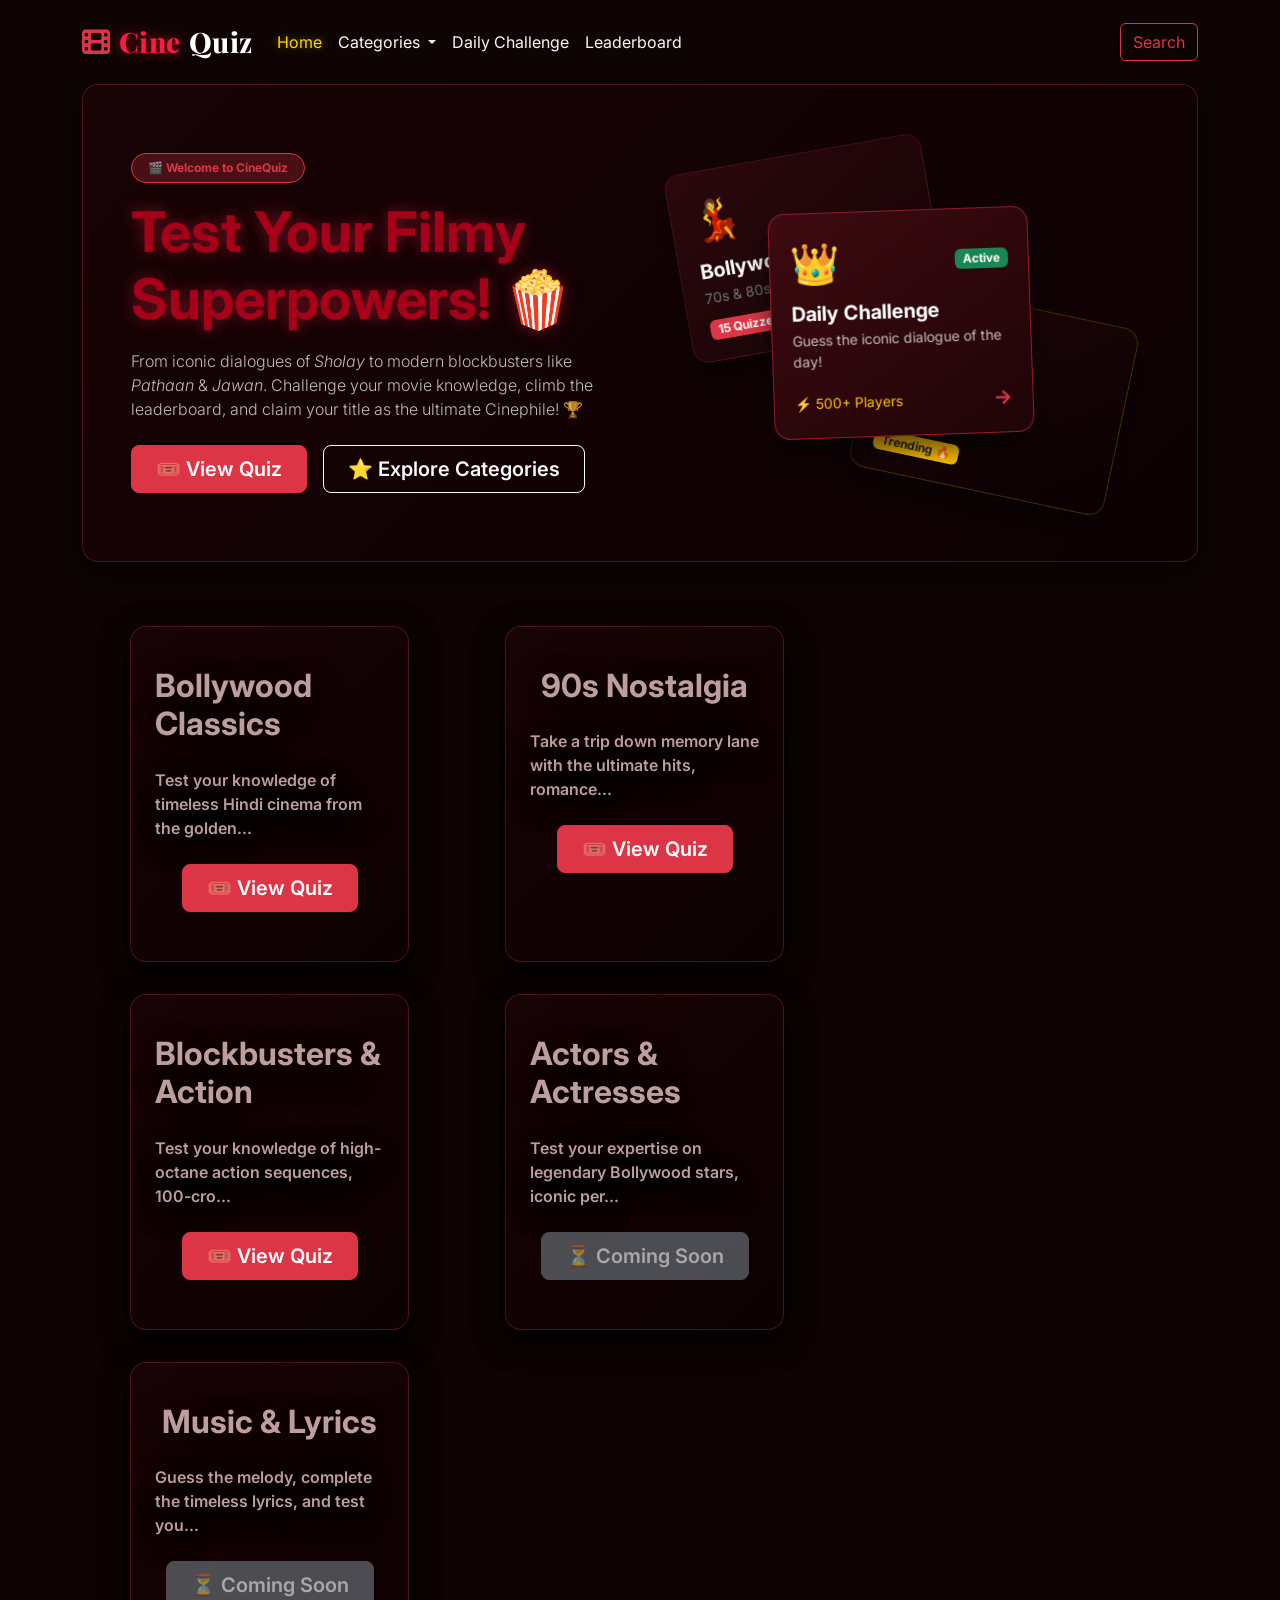
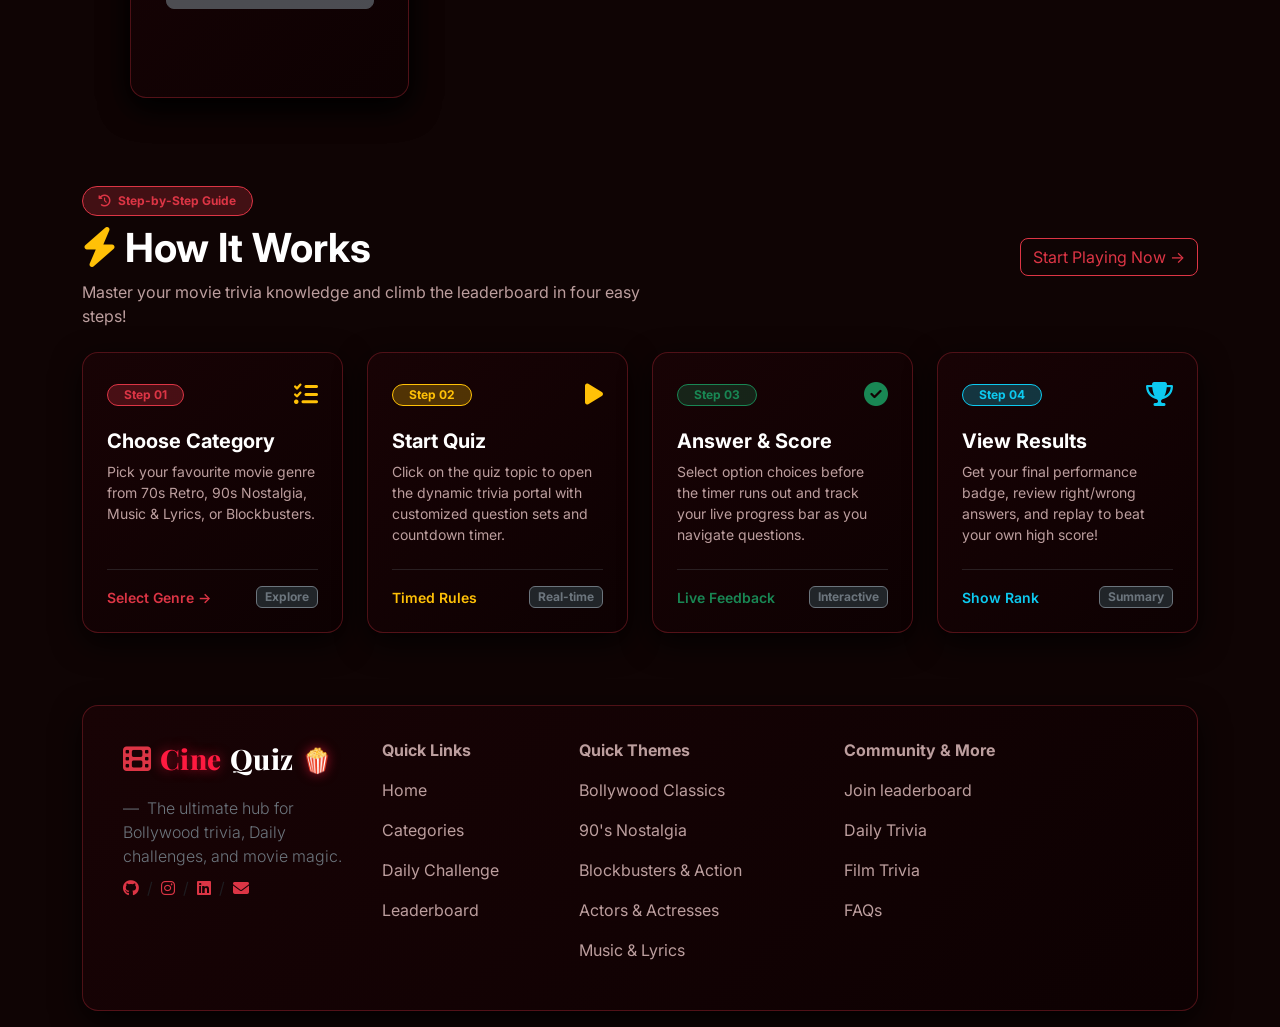
<file: index.html>
<!DOCTYPE html>
<html lang="en">

<head>
    <meta charset="UTF-8">
    <meta name="viewport" content="width=device-width, initial-scale=1.0">
    <title>CineQuiz - Ultimate Cinema Trivia</title>
    <link href="https://cdn.jsdelivr.net/npm/bootstrap@5.3.2/dist/css/bootstrap.min.css" rel="stylesheet">
    <link rel="stylesheet" href="https://cdnjs.cloudflare.com/ajax/libs/font-awesome/6.4.2/css/all.min.css">
    <link rel="preconnect" href="https://fonts.googleapis.com">
    <link rel="preconnect" href="https://fonts.gstatic.com" crossorigin>
    <link
        href="https://fonts.googleapis.com/css2?family=Inter:wght@300;400;500;600;700;800&family=Playfair+Display:ital,wght@0,600;0,800;1,600&display=swap"
        rel="stylesheet">
    <link rel="stylesheet" href="./css/style.css">
    <link rel="stylesheet" href="./css/media.css">
</head>

<body>
    <header>
        <nav class="navbar navbar-expand-lg navbar-dark sticky-top navbar-blur py-3">
            <div class="container">
                <a class="navbar-brand d-flex align-items-center gap-2" href="#">
                    <i class="fa-solid fa-film text-danger"></i>
                    <span>Cine</span>Quiz
                </a>
                <button class="navbar-toggler border-0" type="button" data-bs-toggle="collapse"
                    data-bs-target="#navbarSupportedContent">
                    <span class="navbar-toggler-icon"></span>
                </button>

                <div class="collapse navbar-collapse" id="navbarSupportedContent">
                    <ul class="navbar-nav me-auto mb-2 mb-lg-0">
                        <li class="nav-item">
                            <a class="nav-link active" aria-current="page" href="#">Home</a>
                        </li>
                        <li class="nav-item dropdown">
                            <a class="nav-link dropdown-toggle" href="#" role="button" data-bs-toggle="dropdown"
                                aria-expanded="false">
                                Categories
                            </a>
                            <ul class="dropdown-menu dropdown-menu-dark bg-dark border-danger">
                                <li><a class="dropdown-item" href="#categories"><i
                                            class="fa-solid fa-masks-theater me-2 text-warning"></i>Bollywood
                                        Classics</a></li>
                                <li><a class="dropdown-item" href="#categories"><i
                                            class="fa-solid fa-compact-disc me-2 text-danger"></i>90s Nostalgia</a></li>
                                <li><a class="dropdown-item" href="#categories"><i
                                            class="fa-solid fa-fire me-2 text-warning"></i>Blockbusters & Action</a>
                                </li>
                                <li><a class="dropdown-item" href="#categories"><i
                                            class="fa-solid fa-user-ninja me-2 text-info"></i>Actors & Actresses</a>
                                </li>
                                <li><a class="dropdown-item" href="#categories"><i
                                            class="fa-solid fa-music me-2 text-success"></i>Music & Lyrics</a></li>
                            </ul>
                        </li>
                        <li class="nav-item">
                            <a class="nav-link" href="#quiz-widget">Daily Challenge</a>
                        </li>
                        <li class="nav-item">
                            <a class="nav-link" href="#leaderboard">Leaderboard</a>
                        </li>
                    </ul>
                    <form class="d-flex" role="search">
                        <button class="btn btn-outline-danger" type="submit">Search</button>
                    </form>
                </div>
            </div>
        </nav>
    </header>

    <main>
        <section class="hero-section">
            <div class="container">
                <div class="hero-main-card rounded-4 p-4 p-lg-5">
                    <div class="row align-items-center">

                        <div class="col-lg-6 mb-5 mb-lg-0">
                            <span
                                class="badge bg-danger bg-opacity-25 text-danger border border-danger px-3 py-2 rounded-pill mb-3">
                                🎬 Welcome to CineQuiz
                            </span>
                            <h1 class="display-4 fw-bold glow-title mb-3">
                                Test Your Filmy Superpowers! 🍿
                            </h1>
                            <p class="lead text-light opacity-75 mb-4 fs-6">
                                From iconic dialogues of <em>Sholay</em> to modern blockbusters like <em>Pathaan</em> &
                                <em>Jawan</em>. Challenge your movie knowledge, climb the leaderboard, and claim your
                                title as the ultimate Cinephile! 🏆
                            </p>
                            <div class="d-flex gap-3">
                                <a href="#categories" class="btn btn-danger btn-lg px-lg-4 rounded-3 fw-semibold">
                                    🎟️ View Quiz
                                </a>
                                <button class="btn btn-outline-light btn-lg px-lg-4 rounded-3 fw-semibold">
                                    ⭐ Explore Categories
                                </button>
                            </div>
                        </div>

                        <div class="col-lg-6 d-none d-lg-flex">
                            <div class="cards-stack-wrapper">

                                <div class="stacked-card card-back-left">
                                    <div class="fs-1 mb-2">💃</div>
                                    <h5 class="fw-bold text-white mb-1">Bollywood Retro</h5>
                                    <p class="small text-secondary mb-2">70s & 80s Classics</p>
                                    <span class="badge bg-danger text-white">15 Quizzes</span>
                                </div>

                                <div class="stacked-card card-back-right">
                                    <div class="fs-1 mb-2">🍿</div>
                                    <h5 class="fw-bold text-white mb-1">Blockbusters</h5>
                                    <p class="small text-secondary mb-2">100 Crore Club</p>
                                    <span class="badge bg-warning text-dark">Trending 🔥</span>
                                </div>

                                <div class="stacked-card card-center">
                                    <div class="d-flex justify-content-between align-items-center mb-2">
                                        <span class="fs-1">👑</span>
                                        <span class="badge bg-success">Active</span>
                                    </div>
                                    <h5 class="fw-bold text-white mb-1">Daily Challenge</h5>
                                    <p class="small text-light opacity-75 mb-3">Guess the iconic dialogue of the day!
                                    </p>
                                    <div class="d-flex justify-content-between align-items-center">
                                        <small class="text-warning">⚡ 500+ Players</small>
                                        <span class="text-danger fw-bold fs-5">→</span>
                                    </div>
                                </div>

                            </div>
                        </div>

                    </div>
                </div>
            </div>
        </section>
        <section class="categories" id="categories">
            <div class="container mt-5 d-flex flex-wrap" id="category-card">
            </div>
        </section>
        <!-- How It Works Section -->
        <section id="how-it-works" class="how-it-works-section my-5 py-4">
            <div class="container">
                <div
                    class="d-flex flex-column flex-md-row justify-content-between align-items-start align-items-md-center mb-4 gap-3">
                    <div>
                        <div
                            class="badge bg-danger bg-opacity-25 text-danger border border-danger px-3 py-2 rounded-pill mb-2 fs-7">
                            <i class="fa-solid fa-clock-rotate-left me-1"></i> Step-by-Step Guide
                        </div>
                        <h2 class="display-6 fw-bold text-white m-0">
                            <i class="fa-solid fa-bolt me-2 text-warning"></i>How It Works
                        </h2>
                        <p class="text-muted1 mt-2 mb-0" style="max-width: 600px;">
                            Master your movie trivia knowledge and climb the leaderboard in four easy steps!
                        </p>
                    </div>
                    <a href="#categories" class="btn btn-outline-danger rounded-3">
                        Start Playing Now &rarr;
                    </a>
                </div>

                <div class="row g-4">

                    <!-- Step 1 -->
                    <div class="col-md-6 col-lg-3">
                        <div
                            class="hero-main-card h-100 p-4 rounded-4 d-flex flex-column justify-content-between step-card">
                            <div>
                                <div class="d-flex justify-content-between align-items-center mb-3">
                                    <span
                                        class="badge bg-danger bg-opacity-25 text-danger border border-danger rounded-pill px-3 py-1 fw-bold">Step
                                        01</span>
                                    <div class="fs-4 text-warning">
                                        <i class="fa-solid fa-list-check"></i>
                                    </div>
                                </div>
                                <h4 class="fw-bold text-white mb-2 fs-5">Choose Category</h4>
                                <p class="small text-muted1 mb-4">
                                    Pick your favourite movie genre from 70s Retro, 90s Nostalgia, Music & Lyrics, or
                                    Blockbusters.
                                </p>
                            </div>
                            <div
                                class="d-flex justify-content-between align-items-center pt-3 border-top border-secondary border-opacity-25">
                                <a href="#categories" class="text-danger text-decoration-none fw-semibold small">Select
                                    Genre &rarr;</a>
                                <span class="badge bg-dark border border-secondary text-secondary small">Explore</span>
                            </div>
                        </div>
                    </div>

                    <!-- Step 2 -->
                    <div class="col-md-6 col-lg-3">
                        <div
                            class="hero-main-card h-100 p-4 rounded-4 d-flex flex-column justify-content-between step-card">
                            <div>
                                <div class="d-flex justify-content-between align-items-center mb-3">
                                    <span
                                        class="badge bg-warning bg-opacity-25 text-warning border border-warning rounded-pill px-3 py-1 fw-bold">Step
                                        02</span>
                                    <div class="fs-4 text-warning">
                                        <i class="fa-solid fa-play"></i>
                                    </div>
                                </div>
                                <h4 class="fw-bold text-white mb-2 fs-5">Start Quiz</h4>
                                <p class="small text-muted1 mb-4">
                                    Click on the quiz topic to open the dynamic trivia portal with customized question
                                    sets and countdown timer.
                                </p>
                            </div>
                            <div
                                class="d-flex justify-content-between align-items-center pt-3 border-top border-secondary border-opacity-25">
                                <span class="text-warning fw-semibold small">Timed Rules</span>
                                <span
                                    class="badge bg-dark border border-secondary text-secondary small">Real-time</span>
                            </div>
                        </div>
                    </div>

                    <!-- Step 3 -->
                    <div class="col-md-6 col-lg-3">
                        <div
                            class="hero-main-card h-100 p-4 rounded-4 d-flex flex-column justify-content-between step-card">
                            <div>
                                <div class="d-flex justify-content-between align-items-center mb-3">
                                    <span
                                        class="badge bg-success bg-opacity-25 text-success border border-success rounded-pill px-3 py-1 fw-bold">Step
                                        03</span>
                                    <div class="fs-4 text-success">
                                        <i class="fa-solid fa-circle-check"></i>
                                    </div>
                                </div>
                                <h4 class="fw-bold text-white mb-2 fs-5">Answer & Score</h4>
                                <p class="small text-muted1 mb-4">
                                    Select option choices before the timer runs out and track your live progress bar as
                                    you navigate questions.
                                </p>
                            </div>
                            <div
                                class="d-flex justify-content-between align-items-center pt-3 border-top border-secondary border-opacity-25">
                                <span class="text-success fw-semibold small">Live Feedback</span>
                                <span
                                    class="badge bg-dark border border-secondary text-secondary small">Interactive</span>
                            </div>
                        </div>
                    </div>

                    <!-- Step 4 -->
                    <div class="col-md-6 col-lg-3">
                        <div
                            class="hero-main-card h-100 p-4 rounded-4 d-flex flex-column justify-content-between step-card">
                            <div>
                                <div class="d-flex justify-content-between align-items-center mb-3">
                                    <span
                                        class="badge bg-info bg-opacity-25 text-info border border-info rounded-pill px-3 py-1 fw-bold">Step
                                        04</span>
                                    <div class="fs-4 text-info">
                                        <i class="fa-solid fa-trophy"></i>
                                    </div>
                                </div>
                                <h4 class="fw-bold text-white mb-2 fs-5">View Results</h4>
                                <p class="small text-muted1 mb-4">
                                    Get your final performance badge, review right/wrong answers, and replay to beat
                                    your own high score!
                                </p>
                            </div>
                            <div
                                class="d-flex justify-content-between align-items-center pt-3 border-top border-secondary border-opacity-25">
                                <span class="text-info fw-semibold small">Show Rank</span>
                                <span class="badge bg-dark border border-secondary text-secondary small">Summary</span>
                            </div>
                        </div>
                    </div>

                </div>
            </div>
        </section>
    </main>
    <footer>
        <div class="container">
            <div class="hero-main-card col-12 rounded-4 p-4 mt-5 d-flex flex-wrap mb-3">
                <div class="col-lg-3">
                    <div class="col-12 px-3 py-2">
                        <a class="navbar-brand d-flex align-items-center gap-2" href="#">
                            <i class="fa-solid fa-film text-danger"></i>
                            <span>Cine</span>Quiz <span class="glow-title fs-4">🍿</span>
                        </a>
                    </div>
                    <figcaption class="fs-6 px-3 my-2 font-awesome blockquote-footer lead">
                        The ultimate hub for Bollywood trivia, Daily challenges, and movie magic.
                    </figcaption>
                    <nav aria-label="breadcrumb mx-5">
                        <ol class="breadcrumb mx-3 my-1">
                            <li class="breadcrumb-item"><a href="#" class="text-decoration-none text-danger "><i
                                        class="fa-brands fa-github"></i></a></li>
                            <li class="breadcrumb-item"><a href="#" class="text-decoration-none text-danger "><i
                                        class="fa-brands fa-instagram"></i></a></li>
                            <li class="breadcrumb-item"><a href="#" class="text-decoration-none text-danger "><i
                                        class="fa-brands fa-linkedin"></i></a></li>
                            <li class="breadcrumb-item"><a href="#" class="text-decoration-none text-danger "><i
                                        class="fa-solid fa-envelope"></i></a></li>
                        </ol>
                    </nav>
                </div>
                <div class="col-lg-8 table-responsive d-none d-lg-flex">

                    <table class="table table-borderless">
                        <thead>
                            <tr>
                                <th>Quick Links</th>
                                <th>Quick Themes</th>
                                <th>Community & More</th>
                            </tr>
                        </thead>
                        <tbody>
                            <tr>
                                <td>Home</td>
                                <td>Bollywood Classics</td>
                                <td>Join leaderboard</td>
                            </tr>
                            <tr>
                                <td>Categories</td>
                                <td>90's Nostalgia</td>
                                <td>Daily Trivia</td>
                            </tr>
                            <tr>
                                <td>Daily Challenge</td>
                                <td>Blockbusters & Action</td>
                                <td>Film Trivia</td>
                            </tr>
                            <tr>
                                <td>Leaderboard</td>
                                <td>Actors & Actresses</td>
                                <td>FAQs</td>
                            </tr>
                            <tr>
                                <td></td>
                                <td>Music & Lyrics</td>
                                <td></td>
                            </tr>
                        </tbody>
                    </table>

                </div>
            </div>
        </div>
    </footer>

    <script src="./js/data.js"></script>
    <script src="./js/quiz.js"></script>
    <script src="./js/play.js"></script>
    <script src="https://cdn.jsdelivr.net/npm/bootstrap@5.3.8/dist/js/bootstrap.bundle.min.js"></script>
</body>

</html>
</file>
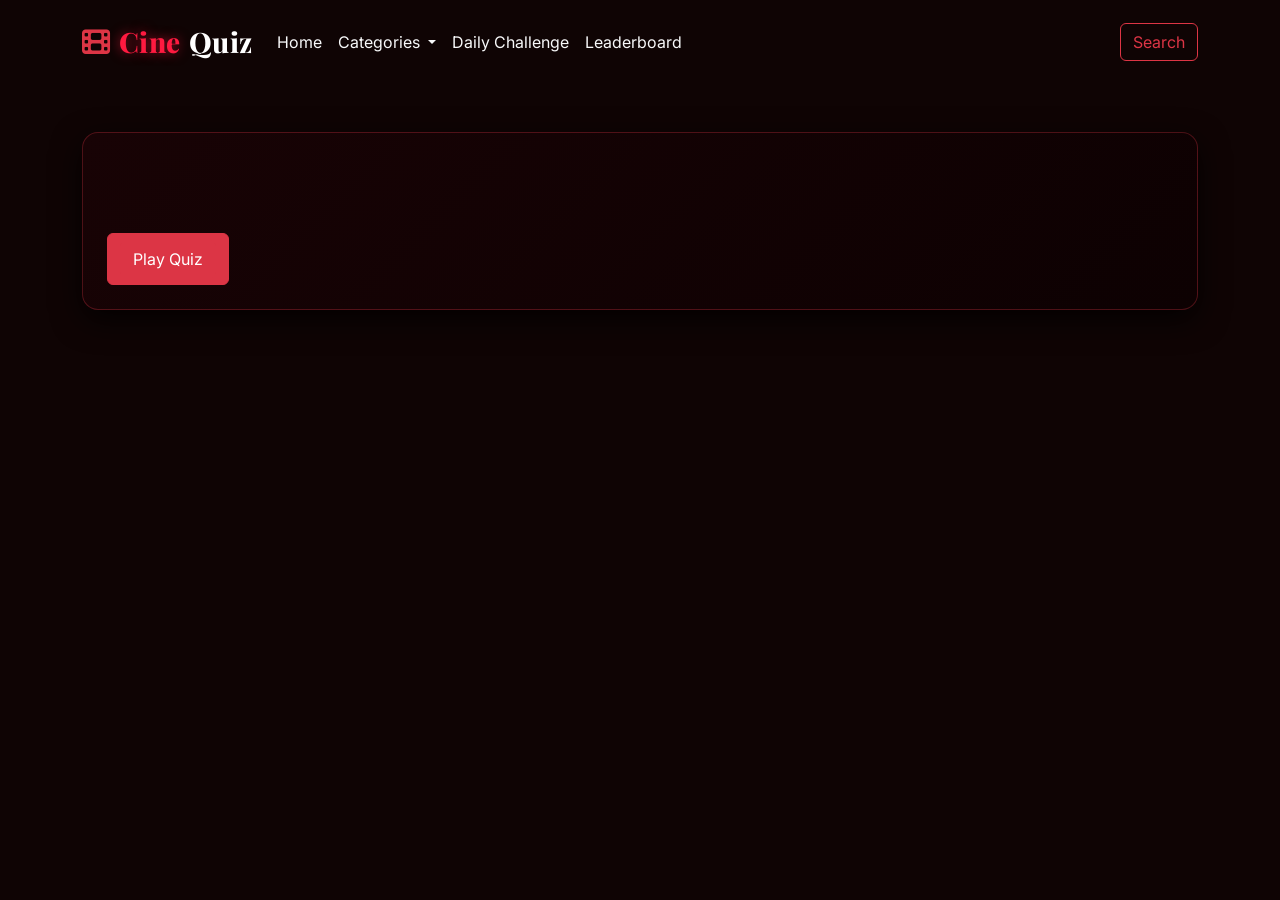
<file: quiz.html>
<!DOCTYPE html>
<html lang="en">

<head>
    <meta charset="UTF-8">
    <meta name="viewport" content="width=device-width, initial-scale=1.0">
    <title>CineQuiz - Ultimate Cinema Trivia</title>
    <link href="https://cdn.jsdelivr.net/npm/bootstrap@5.3.2/dist/css/bootstrap.min.css" rel="stylesheet">
    <link rel="stylesheet" href="https://cdnjs.cloudflare.com/ajax/libs/font-awesome/6.4.2/css/all.min.css">
    <link rel="preconnect" href="https://fonts.googleapis.com">
    <link rel="preconnect" href="https://fonts.gstatic.com" crossorigin>
    <link
        href="https://fonts.googleapis.com/css2?family=Inter:wght@300;400;500;600;700;800&family=Playfair+Display:ital,wght@0,600;0,800;1,600&display=swap"
        rel="stylesheet">
    <link rel="stylesheet" href="./css/style.css">
</head>

<body>
    <header>
        <nav class="navbar navbar-expand-lg navbar-dark sticky-top navbar-blur py-3 ">
            <div class="container">
                <a class="navbar-brand d-flex align-items-center gap-2" href="#">
                    <i class="fa-solid fa-film text-danger"></i>
                    <span>Cine</span>Quiz
                </a>
                <button class="navbar-toggler border-0" type="button" data-bs-toggle="collapse"
                    data-bs-target="#navbarSupportedContent">
                    <span class="navbar-toggler-icon"></span>
                </button>

                <div class="collapse navbar-collapse" id="navbarSupportedContent">
                    <ul class="navbar-nav me-auto mb-2 mb-lg-0">
                        <li class="nav-item">
                            <a class="nav-link" aria-current="page" href="./index.html">Home</a>
                        </li>
                        <li class="nav-item dropdown">
                            <a class="nav-link dropdown-toggle" href="#" role="button" data-bs-toggle="dropdown"
                                aria-expanded="false">
                                Categories
                            </a>
                            <ul class="dropdown-menu dropdown-menu-dark bg-dark border-danger">
                                <li><a class="dropdown-item" href="#categories"><i
                                            class="fa-solid fa-masks-theater me-2 text-warning"></i>Bollywood
                                        Classics</a></li>
                                <li><a class="dropdown-item" href="#categories"><i
                                            class="fa-solid fa-compact-disc me-2 text-danger"></i>90s Nostalgia</a></li>
                                <li><a class="dropdown-item" href="#categories"><i
                                            class="fa-solid fa-fire me-2 text-warning"></i>Blockbusters & Action</a>
                                </li>
                                <li><a class="dropdown-item" href="#categories"><i
                                            class="fa-solid fa-user-ninja me-2 text-info"></i>Actors & Actresses</a>
                                </li>
                                <li><a class="dropdown-item" href="#categories"><i
                                            class="fa-solid fa-music me-2 text-success"></i>Music & Lyrics</a></li>
                            </ul>
                        </li>
                        <li class="nav-item">
                            <a class="nav-link" href="#quiz-widget">Daily Challenge</a>
                        </li>
                        <li class="nav-item">
                            <a class="nav-link" href="#leaderboard">Leaderboard</a>
                        </li>
                    </ul>
                    <form class="d-flex" role="search">
                        <button class="btn btn-outline-danger" type="submit">Search</button>
                    </form>
                </div>
            </div>
        </nav>
    </header>
    <main>
        <!-- Details -->
        <section class="quizdetails" id="quizdetails">
            <div class="container my-5">
                <div class="hero-main-card rounded-4">
                    <div class="card-header glow-title py-2 display-6 m-3" id="cardHeader"></div>
                    <div class="card-body">
                        <span id="totalQuestions" class="mx-4 text-secondary font-awesome"></span>
                        <p id="cardTime" class="mx-4 my-1 text-secondary font-awesome"></p>
                        <p class="card-title fw-semibold fs-5" id="cardterm"></p>
                        <button class="btn btn-danger my-4 mx-4">
                            <a href="#" class="btn btn-danger" id="cardButton">Play Quiz</a>
                        </button>
                    </div>
                </div>
            </div>
        </section>
        <!-- Quation Card -->
        <section class="quizQuestions d-none" id="quizQuestioncard">
            <div class="container">
                <div class="hero-main-card rounded-4 quizheader">
                    <div class="hero-main-card quizheader m-3 p-3 rounded-3 d-flex justify-content-between">
                        <div class="card-header" id="questionCounter">
                        </div>
                        <div class="card-header" id="timer">
                        </div>
                    </div>
                    <div class="card-body">
                        <div class="d-flex justify-content-between mx-5">
                            <div class="card-header glow-title fw-semibold fs-4" id="quizHeader">
                            </div>
                            <div class="card-header" id="attemptScore">
                            </div>
                        </div>
                        <p class="card-text text-center fs-5 m-3 font-sm-1" id="quizQuestions"></p>
                        <div class="d-flex justify-content-center p-1">
                            <div id="quizOptionContainer"></div>
                        </div>

                        <div class="col-12 d-flex p-3 align-items-center justify-content-between">
                            <div class="progress  col-10">
                                <div class="progress-bar" role="progressbar" id="progressBar"></div>
                            </div>
                            <div class="col-1 mx-4" id="totalbar"></div>
                        </div>

                        <div class="d-flex justify-content-between">
                            <button type="button" class="btn btn-outline-danger m-3 rounded-3 p-2"
                                id="prevOption">Previous</button>
                            <button type="button" class="btn btn-outline-danger m-3 rounded-3 p-2"
                                id="nextOption">next</button>
                        </div>
                    </div>
                </div>
            </div>
        </section>
        <!-- Result Card -->
        <section class="ScoreBar d-none" id="quizScore">
            <div class="container">
                <div class="hero-main-card text-center rounded-4">
                    <div class="card-title py-2 fs-5 fw-bold text-danger">
                        Quiz Complete!🎉
                    </div>
                    <div class="card-body d-flex align-items-center justify-content-center">
                        <div class="score-circle my-4">
                            <div class="score-inner">
                                <span class="score-number" id="scoreNumber"></span>
                            </div>
                        </div>
                    </div>
                    <div class="d-flex justify-content-center mt-1 mb-1">
                        <div class="d-flex justify-content-evenly" style="width:500px;">
                            <div class="ansRight px-5 py-4 rounded-3" id="ansRight"></div>
                            <div class="ansWrong px-5 py-4 rounded-3" id="ansWrong"></div>
                        </div>
                    </div>
                    <div>
                        <button type="button" class="btn btn-outline-danger m-3 justify-content-between rounded-3"
                            id="playAgain">Play Again</button>
                    </div>
                </div>
            </div>

        </section>
    </main>
    <script src="./js/data.js"></script>
    <script src="./js/play.js"></script>
</body>

</html>
</file>
<file: css/style.css>
:root {
    --bg-dark: #0f0404;
    --bg-card: #180909;
    --bg-card-hover: #260e0e;
    --crimson-primary: #b51d1d;
    --crimson-glow: #ff1a40;
    --gold-accent: #ffd700;
    --gold-subtle: #d4af37;
    --text-main: #f8f9fa;
    --text-muted: #bc9e9e;
    --border-glow: rgba(255, 26, 64, 0.25);
    --font-heading: 'Playfair Display', serif;
    --font-body: 'Inter', sans-serif;
}

body {
    background-color: var(--bg-dark);
    color: var(--text-main);
    font-family: var(--font-body);
    overflow-x: hidden;
    scroll-behavior: smooth;
}

.text-muted1 {
    color: var(--text-muted);
}
.text-muted {
    --bs-text-opacity: 1;
    /* color: var(--bs-secondary-color) !important; */
}
.navbar-brand {
    font-family: var(--font-heading);
    font-weight: 800;
    font-size: 1.75rem;
    color: #fff;
    letter-spacing: 0.5px;
}

.navbar-brand span {
    color: var(--crimson-glow);
    text-shadow: 0 0 12px rgba(255, 26, 64, 0.6);
}

.navbar-nav .nav-link.active {
    color: var(--gold-accent);
    text-shadow: 0 0 8px rgba(255, 215, 0, 0.4);
}

.nav-link {
    color: var(--text-main);
}

.nav-link:hover {
    color: var(--gold-accent)
}

.nav-link.dropdown-toggle.show {
    color: var(--gold-accent);
}

.card-title {
    font-size: 3.5rem;
    font-weight: 800;
    color: var(--text-muted);
    text-shadow: 0 10px 30px rgba(0, 0, 0, 0.8);
}

.fram {
    width: 100px;
}

.hero-main-card {
    background: linear-gradient(135deg, #180305 0%, #0d0102 100%);
    border: 1px solid rgba(220, 53, 69, 0.3);
    box-shadow: 0 10px 30px rgba(0, 0, 0, 0.8);
}

.cards-stack-wrapper {
    position: relative;
    height: 380px;
    width: 100%;
    display: flex;
    align-items: center;
    justify-content: center;
}

.stacked-card {
    position: absolute;
    width: 260px;
    border-radius: 16px;
    padding: 20px;
    background: rgba(25, 6, 8, 0.85);
    backdrop-filter: blur(12px);
    border: 1px solid rgba(255, 255, 255, 0.1);
    box-shadow: 0 15px 25px rgba(0, 0, 0, 0.6);
    transition: all 1s ease;
}

.stacked-card:hover {
    transform: translateY(-10px) scale(1.05);
    z-index: 10;
    border-color: #ff2a4b;
    box-shadow: 0 20px 35px rgba(220, 53, 69, 0.4);
}

.card-back-left {
    top: 20px;
    left: 5%;
    transform: rotate(-10deg);
    z-index: 1;
    background: linear-gradient(145deg, #2b080c, #140305);
    border-color: rgba(220, 53, 69, 0.2);
}

.card-back-right {
    bottom: 20px;
    right: 5%;
    transform: rotate(12deg);
    z-index: 2;
    background: linear-gradient(145deg, #1f0508, #0a0102);
    border-color: rgba(255, 193, 7, 0.2);
}

.card-center {
    top: 50%;
    left: 50%;
    transform: translate(-50%, -50%) rotate(-2deg);
    z-index: 3;
    background: linear-gradient(145deg, #3d0a10, #1f0407);
    border: 1px solid rgba(255, 42, 75, 0.5);
}

.glow-title {
    color: #a70019;
    text-shadow: 0 0 15px rgba(255, 42, 75, 0.4);
}

.card {
    transition: all 0.5s ease;
}

.card:hover {
    transform: rotate(-2deg) translateY(-10px) scale(1.05);
    box-shadow: 0 20px 35px rgba(220, 53, 69, 0.4);
}

.quizheader {
    box-shadow: 0 5px 40px rgba(220, 53, 69, 0.4);
}

.progress,
.progress-stacked {
    background-color: #4D4D4D;
}

.progress-bar {
    background-color: #E53945;
}

.table>:not(caption)>*>* {
    background-color:#18090900;
    color: var(--text-muted);
}

.score-circle { 
    position: relative;
    width: 130px;
    height: 130px;
    border-radius: 50%;
    background: conic-gradient(#b11018c2 0% 80%, #622323 80% 100%);
    display: flex;
    align-items: center;
    justify-content: center;
    box-shadow: 0 0 20px rgba(229, 9, 20, 0.35);
}
.score-inner {
    width: 106px;
    height: 106px;
    background-color: #140505;
    border-radius: 50%;
    display: flex;
    flex-direction: column;
    align-items: center;
    justify-content: center;
}
.score-number {
    font-size: 1.5rem;
    font-weight: 700;
    color: #ffffff;
    line-height: 1;
}
.score-percent {
    font-size: 0.8rem;
    font-weight: 600;
    color: #ff334b;
    margin-top: 4px;
}
.ansWrong{
  background-color: #f1060660;  
}
.ansRight{
    background-color: rgba(14, 218, 14, 0.459);
}
.total{
    background-color: rgba(252, 252, 68, 0.466);
}
.step-card {
    transition: transform 0.4s ease, border-color 0.4s ease, box-shadow 0.4s ease;
}

.step-card:hover {
    transform: translateY(-8px);
    border-color: var(--crimson-glow) !important;
    box-shadow: 0 15px 30px rgba(220, 53, 69, 0.3);
}

.fs-7 {
    font-size: 0.75rem;
}
</file>
<file: css/media.css>
@media (min-width: 576px) {
   .font-sm-1{font-size:0.5rem;}
}
@media (min-width: 768px) {
    
}
@media (min-width: 992px) {

}
@media (min-width: 1200px) {
}
@media (min-width: 1400px) {
   
}
</file>
